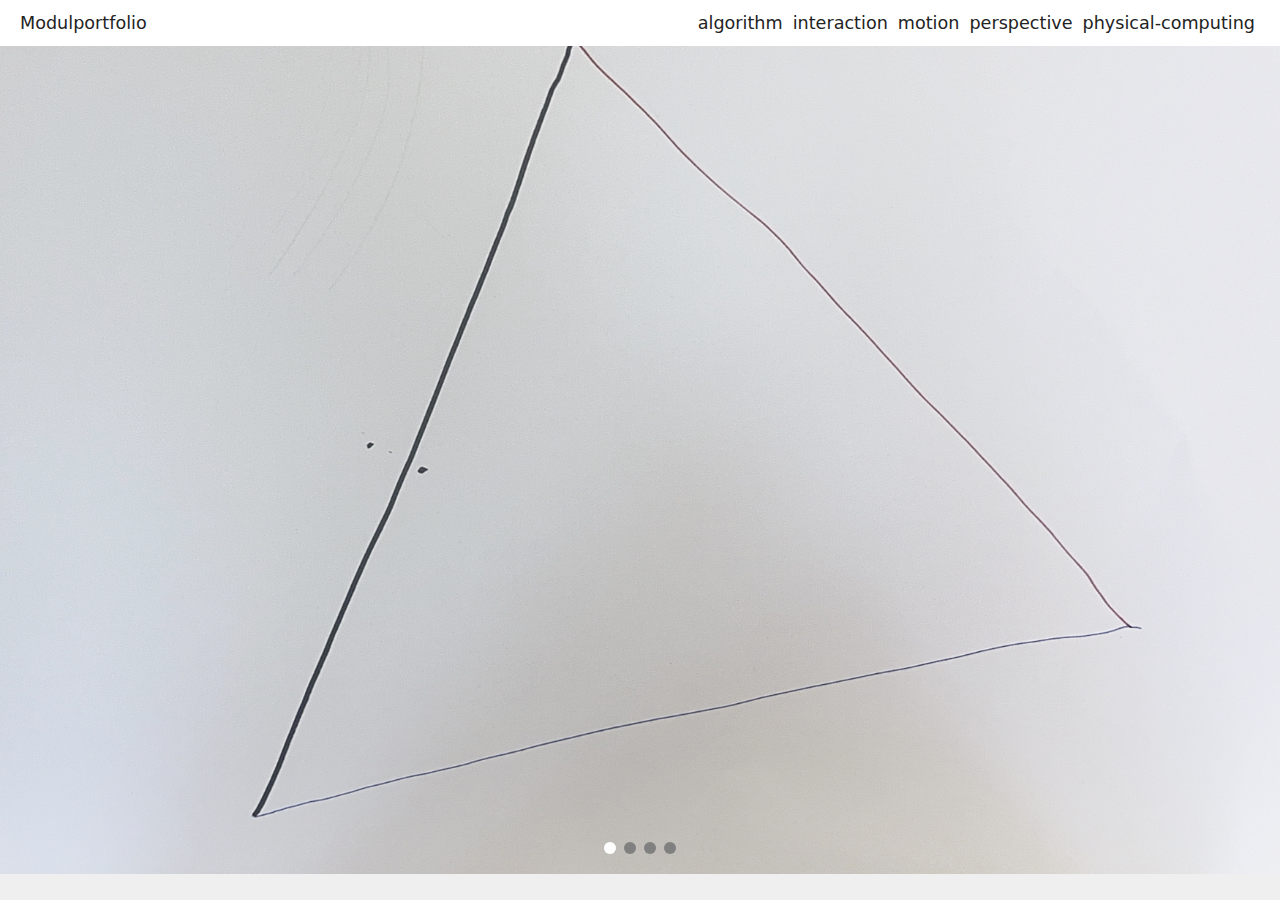
<file: index.html>
<!DOCTYPE html>
<html lang="en">
  <head>
    <meta charset="UTF-8" />
    <meta name="viewport" content="width=device-width, initial-scale=1.0" />
    <title>modulportfolio by luca diez aguilar</title>
    <link rel="stylesheet" href="assets/css/reset.css" />
    <link rel="stylesheet" href="assets/css/base.css" />
    <link rel="stylesheet" href="assets/css/slider.css" />
    <link rel="stylesheet" href="assets/css/style.css" />
    <script src="assets/js/slider.js" defer></script>
  </head>
<body>
    <header class="header">
        <div class="logo">Modulportfolio</div>
        <input type="checkbox" id="menu-toggle">
        <label for="menu-toggle" class="burger">
            <div></div>
            <div></div>
            <div></div>
        </label>
        <nav class="nav">
            <a href="#algorithm">algorithm</a>
            <a href="#interaction">interaction</a>
            <a href="#motion">motion</a>
            <a href="#perspective">perspective</a>
            <a href="#physical-computing">physical-computing</a>
        </nav>
    </header>

    <!-- Bild-Slider -->
    <section class="slider-container">
        <div class="slider">
            <img src="assets/images/algorithm_v1.jpg" class="slide active">
            <img src="assets/images/algorithm_v2.jpg" class="slide">
            <img src="assets/images/algorithm_v3.jpg" class="slide">
            <img src="assets/images/algorithm_v4.jpg" class="slide">
        </div>
        <div class="dots-container"></div>
    </section>

    <script src="assets/js/slider.js"></script>
</body>
</html>
</file>
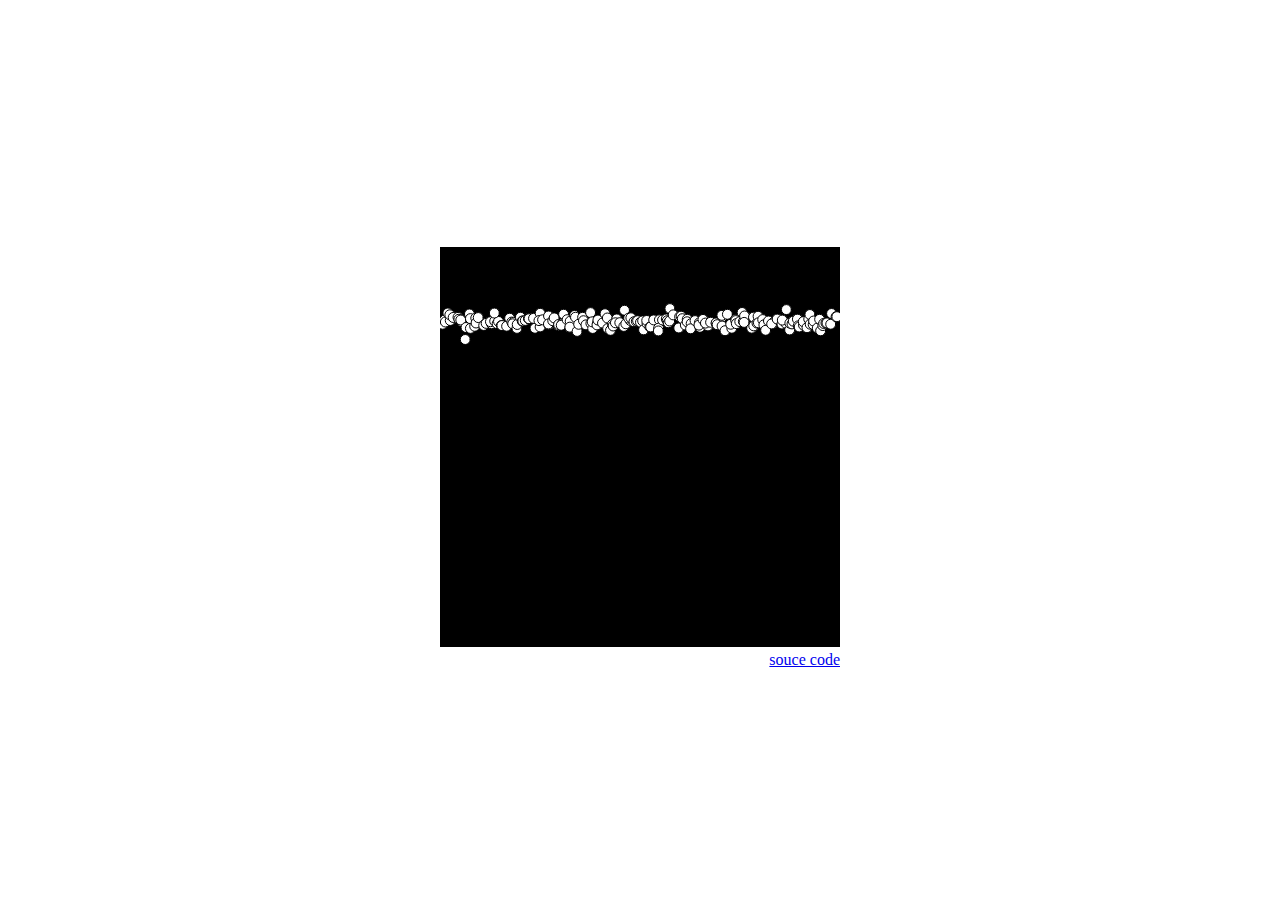
<file: crosswise/index.html>
<!DOCTYPE html>
<html lang="en">
<head>
    <meta charset="UTF-8">
    <meta name="viewport" content="width=device-width, initial-scale=1.0">
    <title>p5.js Starter Project</title>
    <style>
    html,
    body {
        height: 100%;
    }

    body {
        display: flex;
        justify-content: center;
        align-items: center;
    }
    main {
        height: 100%;
        display: flex;
        justify-content: center;
        flex-direction: column;
        align-items: flex-end;
    }
    </style>
</head>
<body>
<main>
    <div id="sketch"></div>
    <a href="index.js">souce code</a>
    </main>
    <script src="../assets/modules/p5/lib/p5.min.js"></script>
    <!-- <script src="../assets/modules/p5/lib/addons/p5.sound.min.js"></script> -->
   <!-- <script src="../assets/modules/@ff6347/p5-easing/dist/p5.easing.min.js"></script> -->

    <script src="index.js"></script>
</body>
</html>
</file>
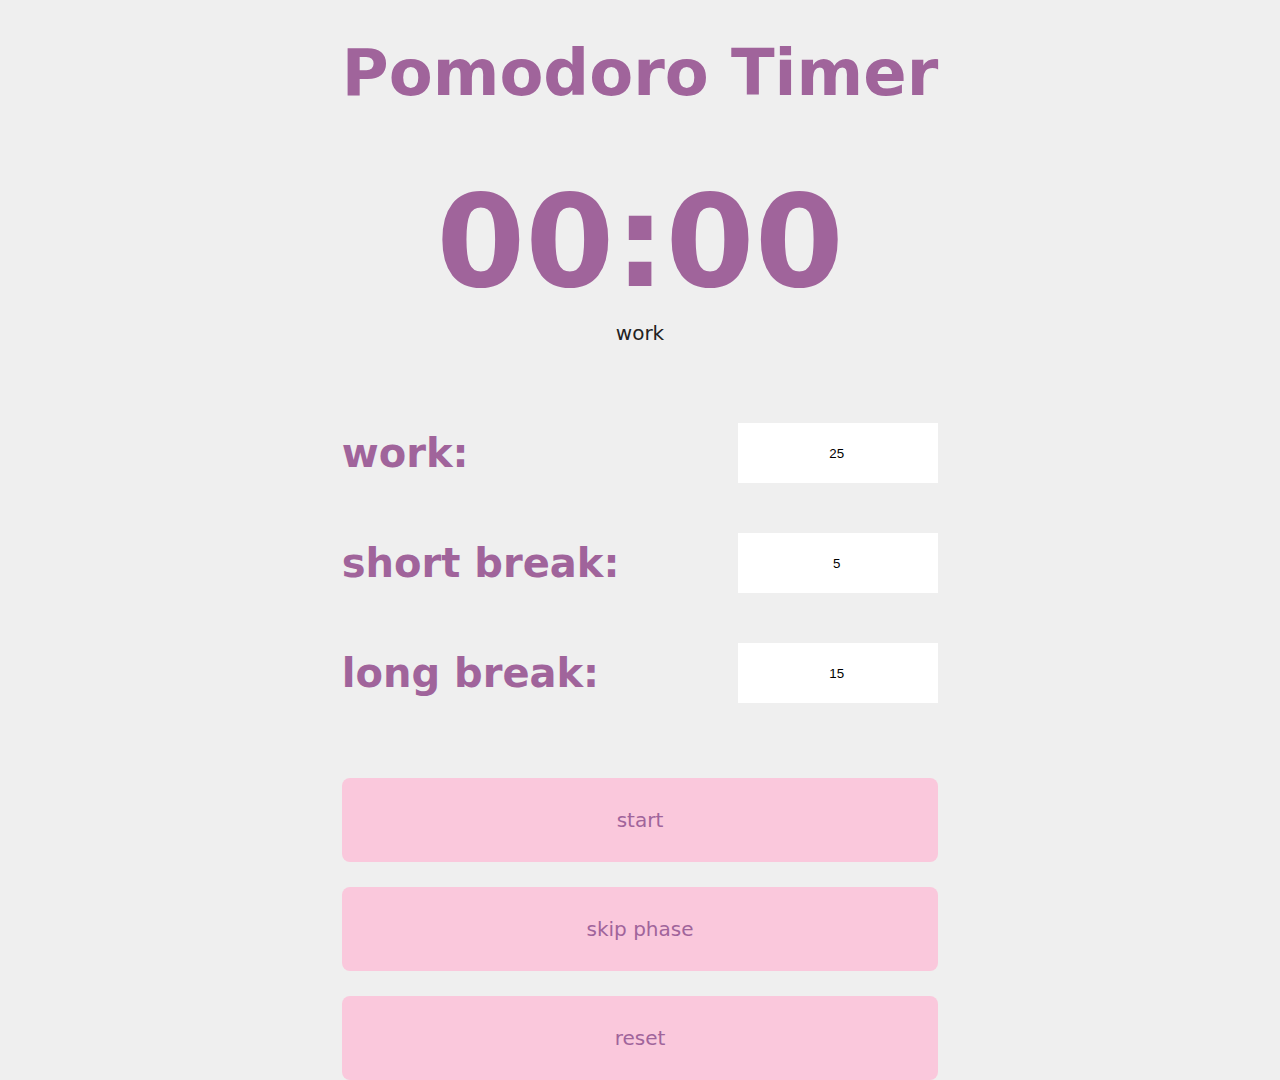
<file: Pomodoro/index.html>
<!DOCTYPE html>
<html lang="de">

<head>
    <meta charset="UTF-8">
    <meta name="viewport" content="width=device-width, initial-scale=1.0">
    <title>Pomodoro Timer</title>
    <link rel="stylesheet" href="assets/css/reset.css">
    <link rel="stylesheet" href="assets/css/base.css">
    <link rel="stylesheet" href="assets/css/style.css">
    <script src="assets/js/script.js" defer></script>
</head>

<body>
    <main>
        <h1>Pomodoro Timer</h1>
        <div class="timers">
            <div id="timer">00:00</div>
            <div id="displayPhase">work</div>
        </div>
        <div class="inputs">
            <div class="input">
                <label for="number">work:</label>
                <input type="number" id="work-time" name="num" value="25" min="1">
            </div>
            <div class="input">
                <label for="number">short break:</label>
                <input type="number" id="short-break" name="num" value="5" min="1">
            </div>
            <div class="input">
                <label for="number">long break:</label>
                <input type="number" id="long-break" name="num" value="15" min="1">
            </div>
            <div class="buttons">
                <button onclick="startPomo()">start</button>
                <button onclick="skipPhase()">skip phase</button>
                <button onclick="resetPomo()">reset</button>
            </div>
        </div>
    </main>
</body>

</html>
</file>
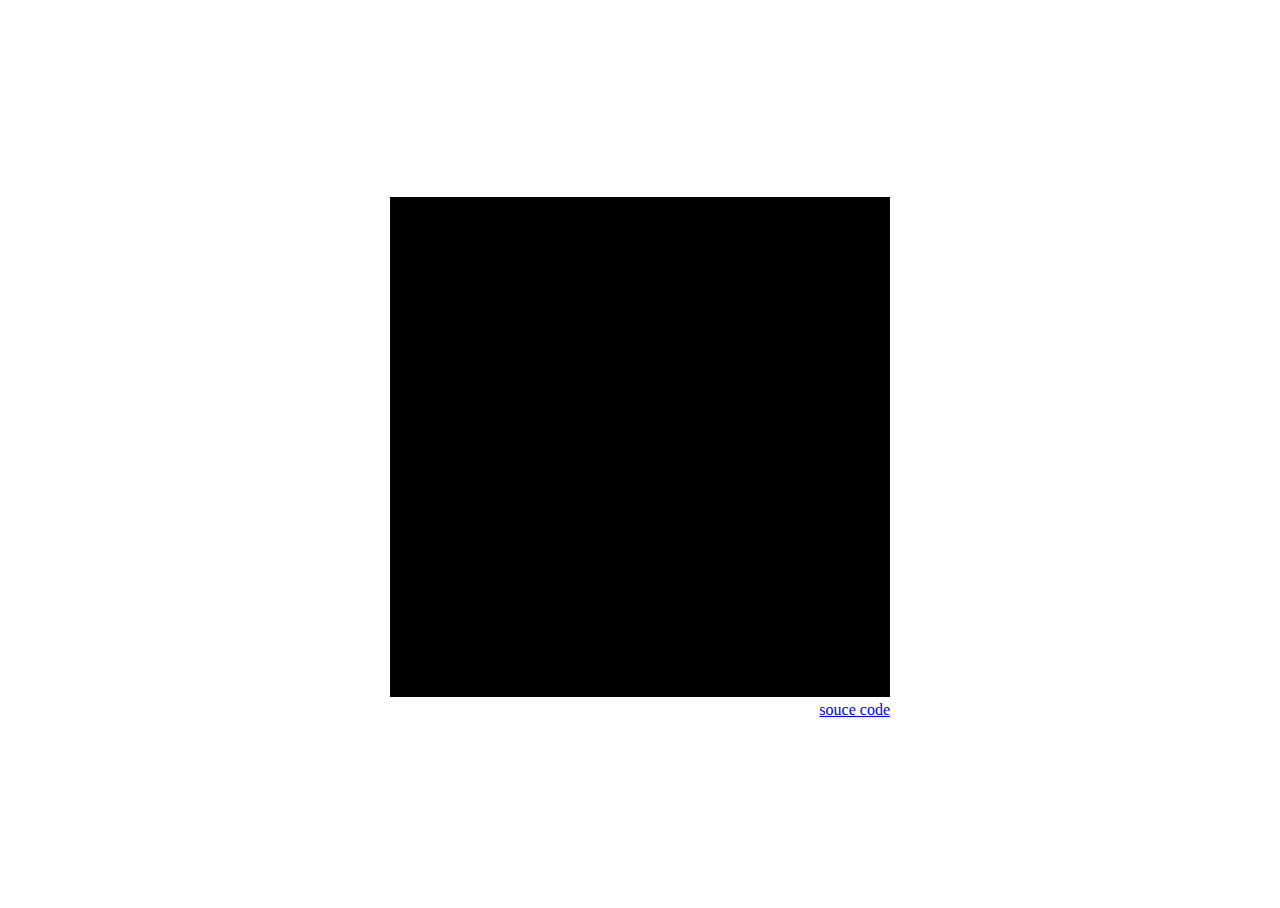
<file: motion/across/index.html>
<!DOCTYPE html>
<html lang="en">
<head>
    <meta charset="UTF-8">
    <meta name="viewport" content="width=device-width, initial-scale=1.0">
    <title>p5.js Starter Project</title>
    <style>
    html,
    body {
        height: 100%;
    }

    body {
        display: flex;
        justify-content: center;
        align-items: center;
    }
    main {
        height: 100%;
        display: flex;
        justify-content: center;
        flex-direction: column;
        align-items: flex-end;
    }
    </style>
</head>
<body>
<main>
    <div id="sketch"></div>
    <a href="index.js">souce code</a>
    </main>
    <script src="../../assets/modules/p5/lib/p5.min.js"></script>
    <!-- <script src="../../assets/modules/p5/lib/addons/p5.sound.min.js"></script> -->
   <!-- <script src="../../assets/modules/@ff6347/p5-easing/dist/p5.easing.min.js"></script> -->

    <script src="index.js"></script>
</body>
</html>
</file>
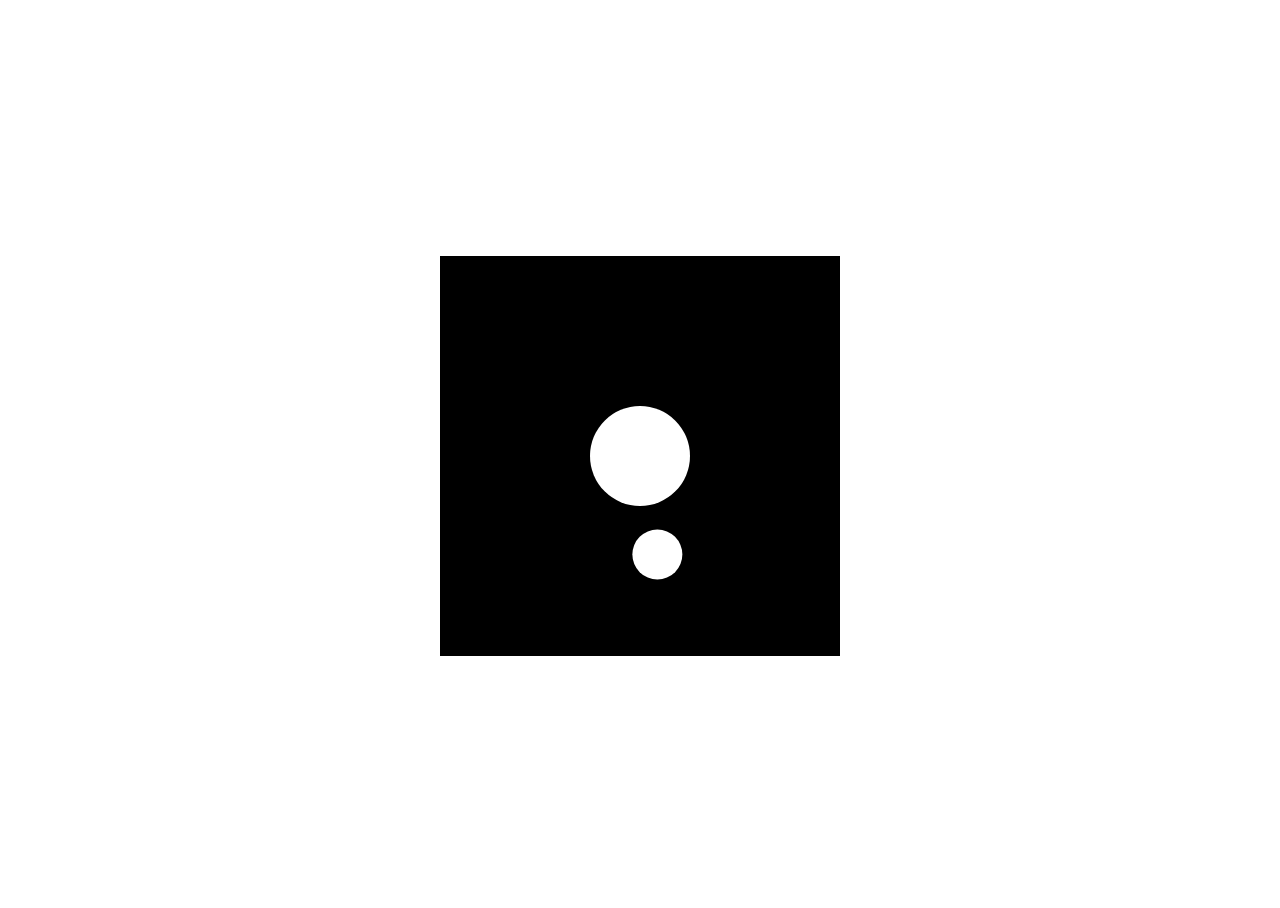
<file: motion/around/index.html>
<!DOCTYPE html>
<html lang="en">
<head>
    <meta charset="UTF-8">
    <meta name="viewport" content="width=device-width, initial-scale=1.0">
    <title>p5.js Starter Project</title>
    <style>
    html,
    body {
        height: 100%;
    }

    body {
        display: flex;
        justify-content: center;
        align-items: center;
    }
    main {
        height: 100%;
        display: flex;
        justify-content: center;
        flex-direction: column;
        align-items: flex-end;
    }
    </style>
</head>
<body>
<main>
    <div id="sketch"></div>
    </main>
    <script src="../../assets/modules/p5/lib/p5.min.js"></script>
    <!-- <script src="../../assets/modules/p5/lib/addons/p5.sound.min.js"></script> -->
   <!-- <script src="../../assets/modules/@ff6347/p5-easing/dist/p5.easing.min.js"></script> -->

    <script src="index.js"></script>
</body>
</html>
</file>
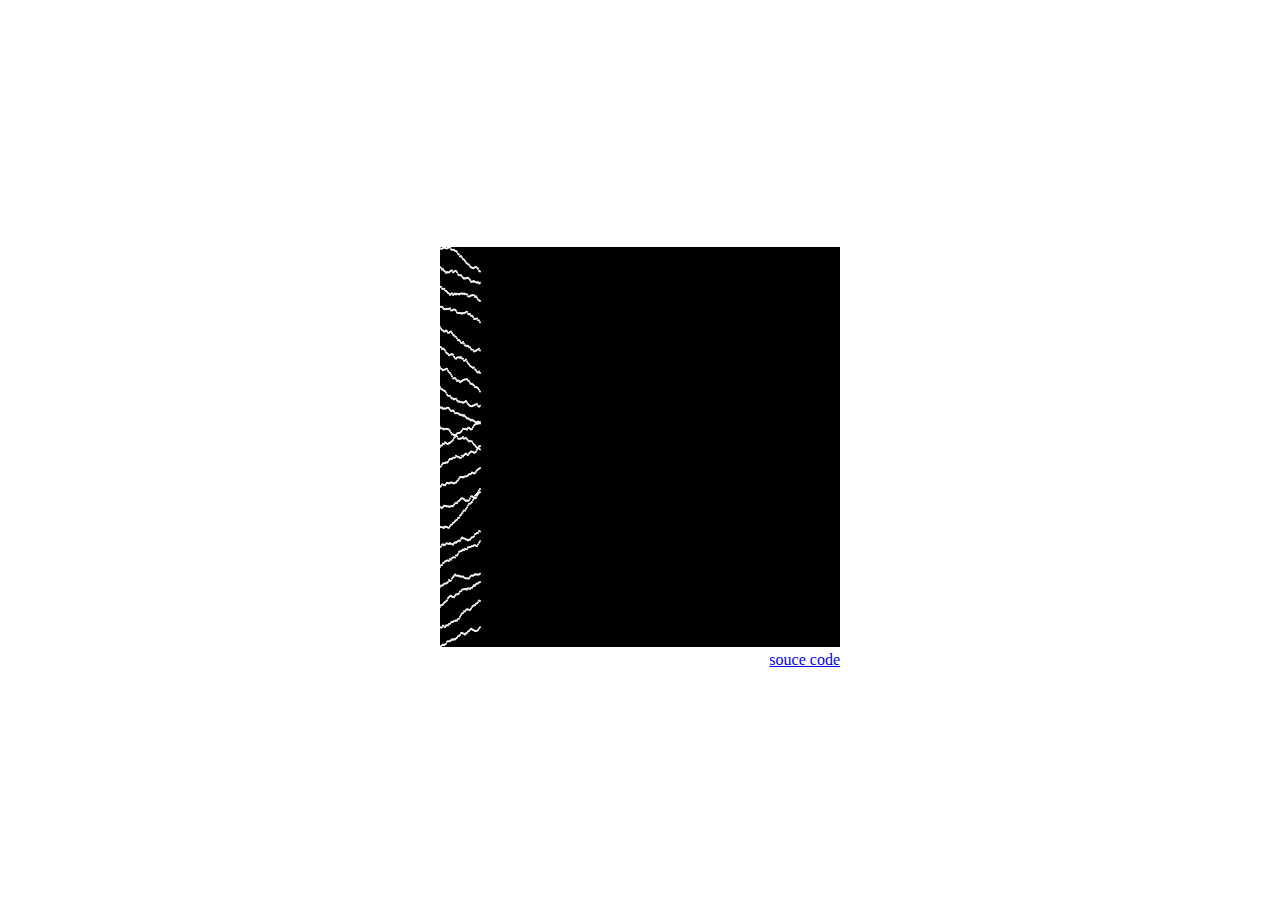
<file: motion/crosswise/index.html>
<!DOCTYPE html>
<html lang="en">
<head>
    <meta charset="UTF-8">
    <meta name="viewport" content="width=device-width, initial-scale=1.0">
    <title>p5.js Starter Project</title>
    <style>
    html,
    body {
        height: 100%;
    }

    body {
        display: flex;
        justify-content: center;
        align-items: center;
    }
    main {
        height: 100%;
        display: flex;
        justify-content: center;
        flex-direction: column;
        align-items: flex-end;
    }
    </style>
</head>
<body>
<main>
    <div id="sketch"></div>
    <a href="index.js">souce code</a>
    </main>
    <script src="../../assets/modules/p5/lib/p5.min.js"></script>
    <!-- <script src="../../assets/modules/p5/lib/addons/p5.sound.min.js"></script> -->
   <!-- <script src="../../assets/modules/@ff6347/p5-easing/dist/p5.easing.min.js"></script> -->
    <script src="index.js"></script>
</body>
</html>
</file>
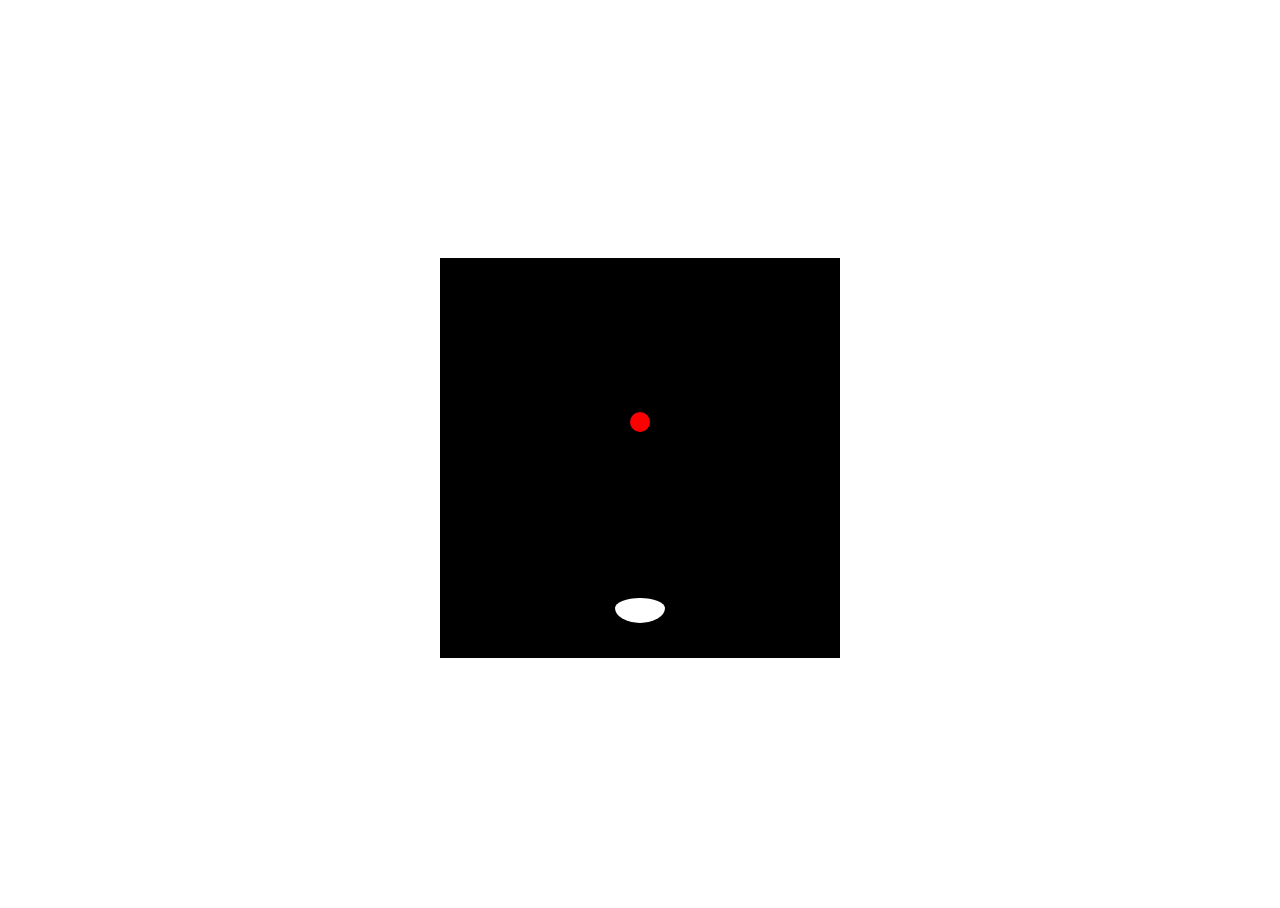
<file: motion/into/index.html>
<!DOCTYPE html>
<html lang="en">
	<head>
		<meta charset="UTF-8" />
		<meta name="viewport" content="width=device-width, initial-scale=1.0" />
		<title>p5.js Starter Project</title>
		<style>
			html,
			body {
				height: 100%;
			}

			body {
				display: flex;
				justify-content: center;
				align-items: center;
			}
			main {
				height: 100%;
				display: flex;
				justify-content: center;
				flex-direction: column;
				align-items: flex-end;
			}
		</style>
	</head>
	<body>
		<main>
			<div id="sketch"></div>
		</main>
		<script src="../../assets/modules/p5/lib/p5.min.js"></script>
		<!-- <script src="../../assets/modules/p5/lib/addons/p5.sound.min.js"></script> -->
		<!-- <script src="../../assets/modules/@ff6347/p5-easing/dist/p5.easing.min.js"></script> -->

		<script src="index.js"></script>
	</body>
</html>
</file>
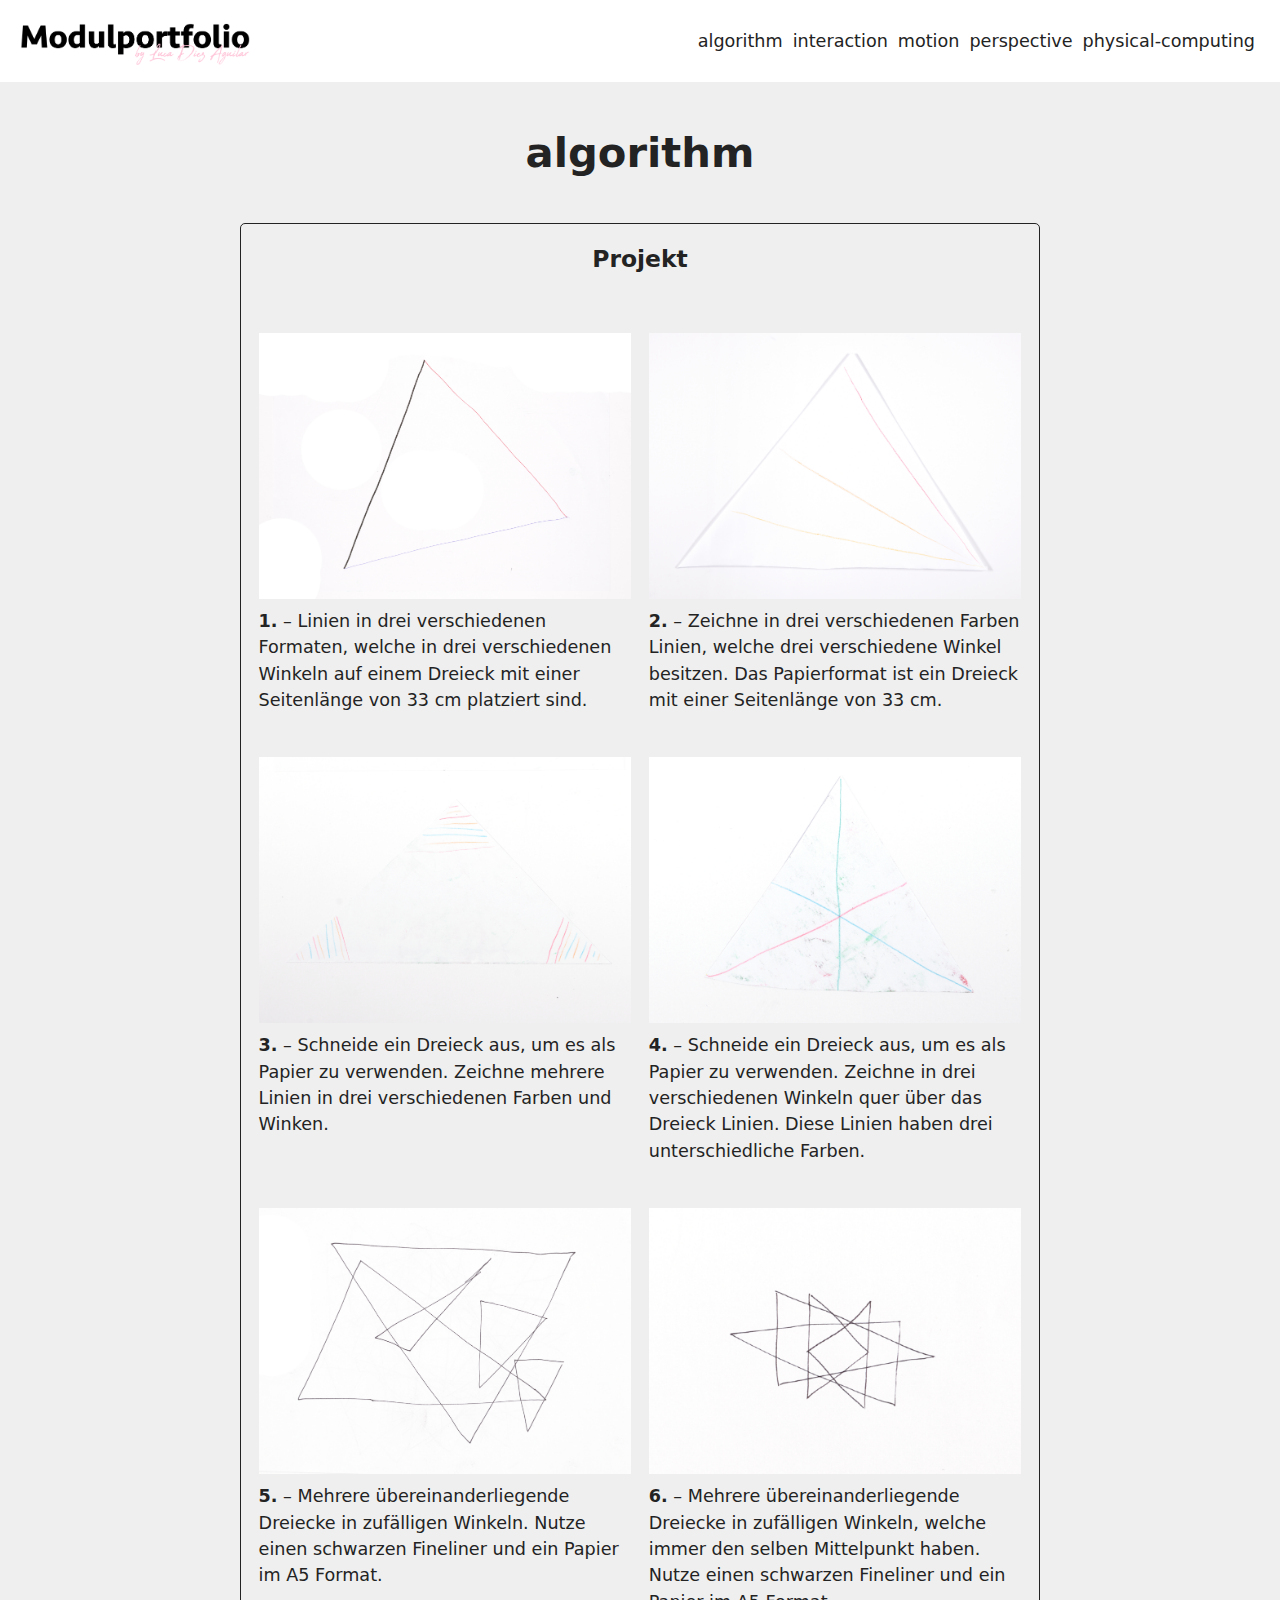
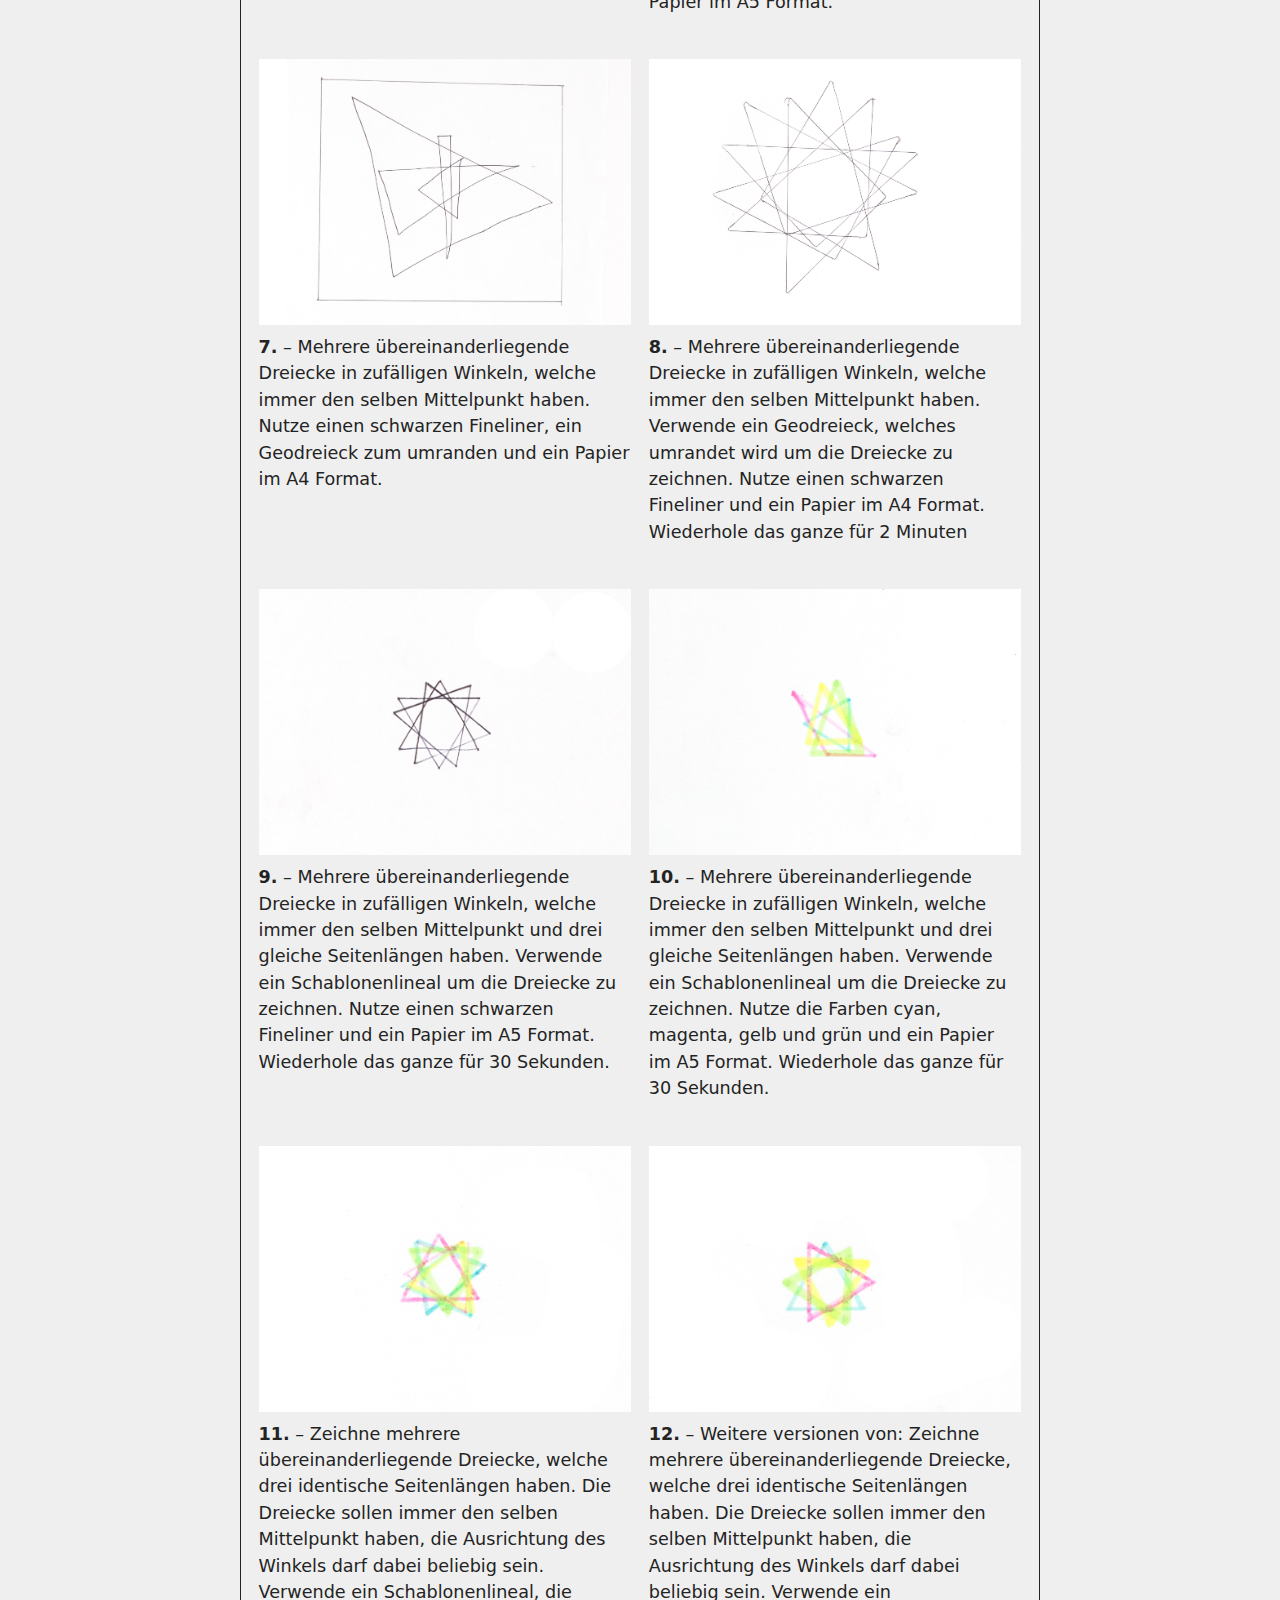
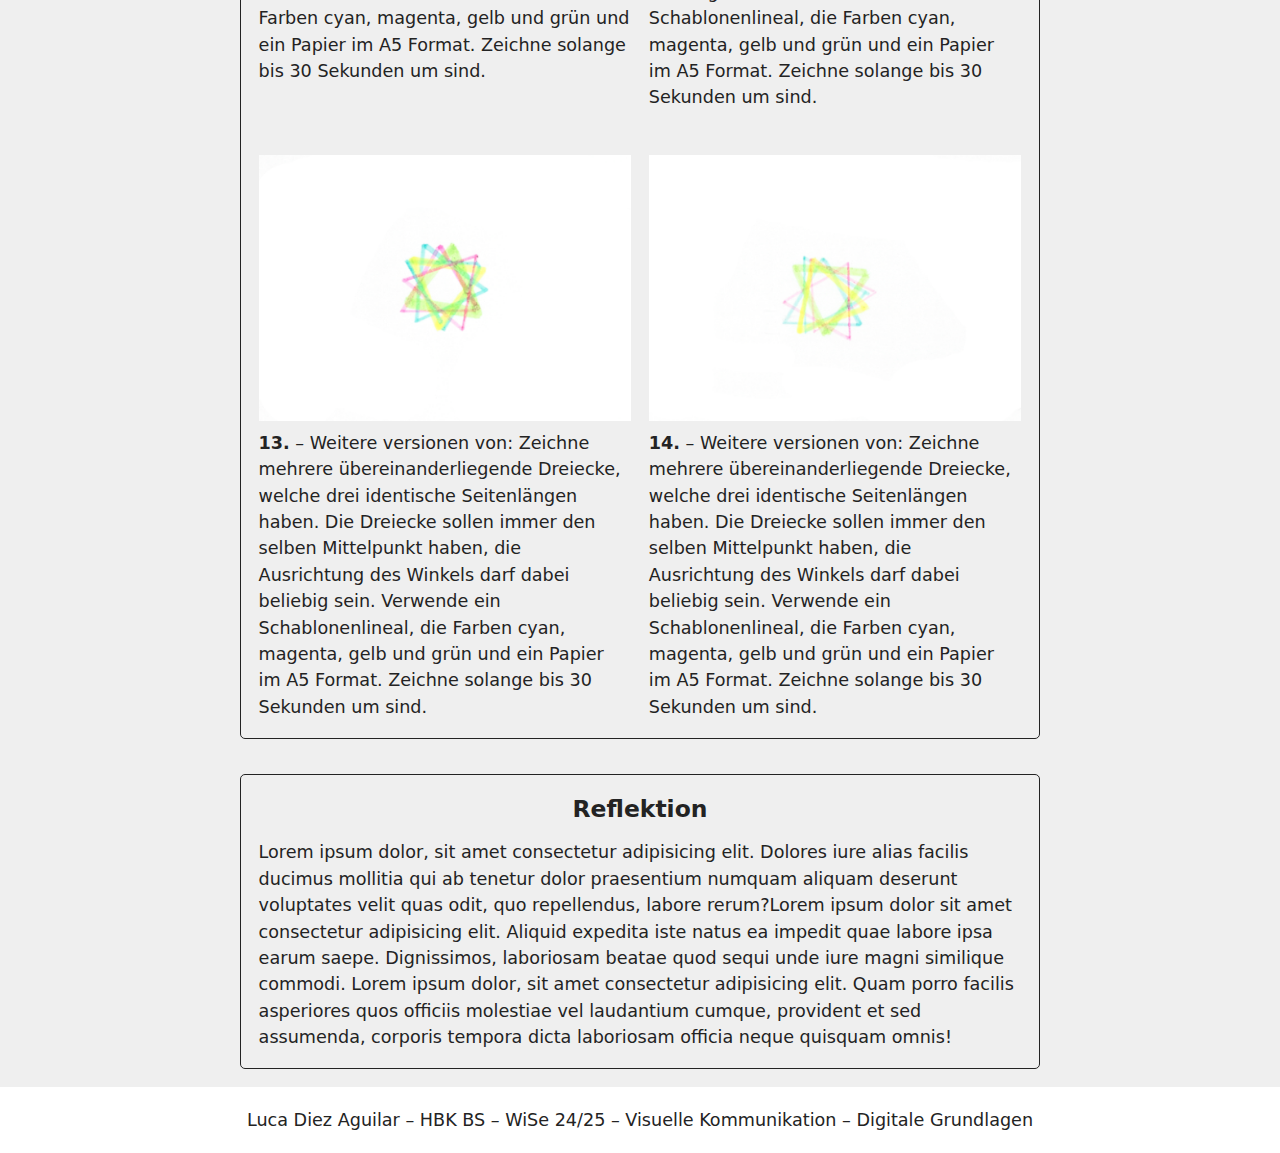
<file: algorithm.html>
<!DOCTYPE html>
<html lang="en">
  <head>
    <meta charset="UTF-8" />
    <meta name="viewport" content="width=device-width, initial-scale=1.0" />
    <title>modulportfolio by luca diez aguilar</title>
    <link rel="stylesheet" href="assets/css/reset.css" />
    <link rel="stylesheet" href="assets/css/base.css" />
    <link rel="stylesheet" href="assets/css/style.css" />
  </head>
  <body>
    <header class="header">
      <div class="logo">
        <a href="index.html">
          <img src="assets/images/logo.png" alt="logo" />
        </a>
      </div>
      <input type="checkbox" id="menu-toggle" />
      <label for="menu-toggle" class="burger">
        <div></div>
        <div></div>
        <div></div>
      </label>
      <nav class="nav">
        <a href="algorithm.html">algorithm</a>
        <a href="interaction.html">interaction</a>
        <a href="motion.html">motion</a>
        <a href="perspective.html">perspective</a>
        <a href="physical-computing.html">physical-computing</a>
      </nav>
    </header>
    <main>
      <h1>algorithm</h1>
      <section class="overview">
        <article class="work" id="algorithm">
          <h3>Projekt</h3>
          <figure>
            <img
              src="assets/images/algorithm/algorithm_v1.jpg"
              alt="Linien in drei verschiedenen Formaten, welche in drei verschiedenen Winkeln auf einem Dreieck mit einer Seitenlänge von 33 cm platziert sind."
            />
            <figcaption>
              <strong>1.</strong> – Linien in drei verschiedenen Formaten,
              welche in drei verschiedenen Winkeln auf einem Dreieck mit einer
              Seitenlänge von 33 cm platziert sind.
            </figcaption>
          </figure>
          <figure>
            <img
              src="assets/images/algorithm/algorithm_v2.jpg"
              alt="Zeichne in drei verschiedenen Farben Linien, welche drei verschiedene Winkel besitzen. Das Papierformat ist ein Dreieck mit einer Seitenlänge von 33 cm."
            />
            <figcaption>
              <strong>2.</strong> – Zeichne in drei verschiedenen Farben Linien,
              welche drei verschiedene Winkel besitzen. Das Papierformat ist ein
              Dreieck mit einer Seitenlänge von 33 cm.
            </figcaption>
          </figure>
          <figure>
            <img
              src="assets/images/algorithm/algorithm_v3.jpg"
              alt="Schneide ein Dreieck aus, um es als Papier zu verwenden. Zeichne mehrere Linien in drei verschiedenen Farben und Winken."
            />
            <figcaption>
              <strong>3.</strong> – Schneide ein Dreieck aus, um es als Papier
              zu verwenden. Zeichne mehrere Linien in drei verschiedenen Farben
              und Winken.
            </figcaption>
          </figure>
          <figure>
            <img
              src="assets/images/algorithm/algorithm_v4.jpg"
              alt="Schneide ein Dreieck aus, um es als Papier zu verwenden. Zeichne in drei verschiedenen Winkeln quer über das Dreieck Linien. Diese Linien haben drei unterschiedliche Farben."
            />
            <figcaption>
              <strong>4.</strong> – Schneide ein Dreieck aus, um es als Papier
              zu verwenden. Zeichne in drei verschiedenen Winkeln quer über das
              Dreieck Linien. Diese Linien haben drei unterschiedliche Farben.
            </figcaption>
          </figure>
          <figure>
            <img
              id="picture_v5"
              src="assets/images/algorithm/algorithm_v5.jpg"
              alt="Mehrere übereinanderliegende Dreiecke in zufälligen Winkeln. Nutze einen schwarzen Fineliner und ein Papier im A5 Format."
            />
            <figcaption>
              <strong>5.</strong> – Mehrere übereinanderliegende Dreiecke in
              zufälligen Winkeln. Nutze einen schwarzen Fineliner und ein Papier
              im A5 Format.
            </figcaption>
          </figure>
          <figure>
            <img
              src="assets/images/algorithm/algorithm_v6.jpg"
              alt="Mehrere übereinanderliegende Dreiecke in zufälligen Winkeln, welche immer den selben Mittelpunkt haben. Nutze einen schwarzen Fineliner und ein Papier im A5 Format."
            />
            <figcaption>
              <strong>6.</strong> – Mehrere übereinanderliegende Dreiecke in
              zufälligen Winkeln, welche immer den selben Mittelpunkt haben.
              Nutze einen schwarzen Fineliner und ein Papier im A5 Format.
            </figcaption>
          </figure>
          <figure>
            <img
              src="assets/images/algorithm/algorithm_v7.jpg"
              alt="Mehrere übereinanderliegende Dreiecke in zufälligen Winkeln, welche immer den selben Mittelpunkt haben. Nutze einen schwarzen Fineliner, ein Geodreieck zum umranden und ein Papier im A4 Format. "
            />
            <figcaption>
              <strong>7.</strong> – Mehrere übereinanderliegende Dreiecke in
              zufälligen Winkeln, welche immer den selben Mittelpunkt haben.
              Nutze einen schwarzen Fineliner, ein Geodreieck zum umranden und
              ein Papier im A4 Format.
            </figcaption>
          </figure>
          <figure>
            <img
              src="assets/images/algorithm/algorithm_v8.jpg"
              alt="Mehrere übereinanderliegende Dreiecke in zufälligen Winkeln, welche immer den selben Mittelpunkt haben. Verwende ein Geodreieck, welches umrandet wird um die Dreiecke zu zeichnen. Nutze einen schwarzen Fineliner und ein Papier im A4 Format. Wiederhole das ganze für 2 Minuten"
            />
            <figcaption>
              <strong>8.</strong> – Mehrere übereinanderliegende Dreiecke in
              zufälligen Winkeln, welche immer den selben Mittelpunkt haben.
              Verwende ein Geodreieck, welches umrandet wird um die Dreiecke zu
              zeichnen. Nutze einen schwarzen Fineliner und ein Papier im A4
              Format. Wiederhole das ganze für 2 Minuten
            </figcaption>
          </figure>
          <figure>
            <img
              src="assets/images/algorithm/algorithm_v9.jpg"
              alt="Mehrere übereinanderliegende Dreiecke in zufälligen Winkeln, welche immer den selben Mittelpunkt und drei gleiche Seitenlängen haben. Verwende ein Schablonenlineal um die Dreiecke zu zeichnen. Nutze einen schwarzen Fineliner und ein Papier im A5 Format. Wiederhole das ganze für 30 Sekunden."
            />
            <figcaption>
              <strong>9.</strong> – Mehrere übereinanderliegende Dreiecke in
              zufälligen Winkeln, welche immer den selben Mittelpunkt und drei
              gleiche Seitenlängen haben. Verwende ein Schablonenlineal um die
              Dreiecke zu zeichnen. Nutze einen schwarzen Fineliner und ein
              Papier im A5 Format. Wiederhole das ganze für 30 Sekunden.
            </figcaption>
          </figure>
          <figure>
            <img
              src="assets/images/algorithm/algorithm_v10.jpg"
              alt="Mehrere übereinanderliegende Dreiecke in zufälligen Winkeln, welche immer den selben Mittelpunkt und drei gleiche Seitenlängen haben. Verwende ein Schablonenlineal um die Dreiecke zu zeichnen. Nutze die Farben cyan, magenta, gelb und grün und ein Papier im A5 Format. Wiederhole das ganze für 30 Sekunden."
            />
            <figcaption>
              <strong>10.</strong> – Mehrere übereinanderliegende Dreiecke in
              zufälligen Winkeln, welche immer den selben Mittelpunkt und drei
              gleiche Seitenlängen haben. Verwende ein Schablonenlineal um die
              Dreiecke zu zeichnen. Nutze die Farben cyan, magenta, gelb und
              grün und ein Papier im A5 Format. Wiederhole das ganze für 30
              Sekunden.
            </figcaption>
          </figure>
          <figure>
            <img
              src="assets/images/algorithm/algorithm_v11.jpg"
              alt="Zeichne mehrere übereinanderliegende Dreiecke, welche drei identische Seitenlängen haben. Die Dreiecke sollen immer den selben Mittelpunkt haben, die Ausrichtung des Winkels darf dabei beliebig sein. Verwende ein Schablonenlineal, die Farben cyan, magenta, gelb und grün und ein Papier im A5 Format. Zeichne solange bis 30 Sekunden um sind."
            />
            <figcaption>
              <strong>11.</strong> – Zeichne mehrere übereinanderliegende
              Dreiecke, welche drei identische Seitenlängen haben. Die Dreiecke
              sollen immer den selben Mittelpunkt haben, die Ausrichtung des
              Winkels darf dabei beliebig sein. Verwende ein Schablonenlineal,
              die Farben cyan, magenta, gelb und grün und ein Papier im A5
              Format. Zeichne solange bis 30 Sekunden um sind.
            </figcaption>
          </figure>
          <figure>
            <img
              src="assets/images/algorithm/algorithm_v12.jpg"
              alt="Weitere versionen von: Zeichne mehrere übereinanderliegende Dreiecke, welche drei identische Seitenlängen haben. Die Dreiecke sollen immer den selben Mittelpunkt haben, die Ausrichtung des Winkels darf dabei beliebig sein. Verwende ein Schablonenlineal, die Farben cyan, magenta, gelb und grün und ein Papier im A5 Format. Zeichne solange bis 30 Sekunden um sind."
            />
            <figcaption>
              <strong>12.</strong> – Weitere versionen von: Zeichne mehrere
              übereinanderliegende Dreiecke, welche drei identische Seitenlängen
              haben. Die Dreiecke sollen immer den selben Mittelpunkt haben, die
              Ausrichtung des Winkels darf dabei beliebig sein. Verwende ein
              Schablonenlineal, die Farben cyan, magenta, gelb und grün und ein
              Papier im A5 Format. Zeichne solange bis 30 Sekunden um sind.
            </figcaption>
          </figure>
          <figure>
            <img
              src="assets/images/algorithm/algorithm_v13.jpg"
              alt="Weitere versionen von: Zeichne mehrere übereinanderliegende Dreiecke, welche drei identische Seitenlängen haben. Die Dreiecke sollen immer den selben Mittelpunkt haben, die Ausrichtung des Winkels darf dabei beliebig sein. Verwende ein Schablonenlineal, die Farben cyan, magenta, gelb und grün und ein Papier im A5 Format. Zeichne solange bis 30 Sekunden um sind."
            />
            <figcaption>
              <strong>13.</strong> – Weitere versionen von: Zeichne mehrere
              übereinanderliegende Dreiecke, welche drei identische Seitenlängen
              haben. Die Dreiecke sollen immer den selben Mittelpunkt haben, die
              Ausrichtung des Winkels darf dabei beliebig sein. Verwende ein
              Schablonenlineal, die Farben cyan, magenta, gelb und grün und ein
              Papier im A5 Format. Zeichne solange bis 30 Sekunden um sind.
            </figcaption>
          </figure>
          <figure>
            <img
              src="assets/images/algorithm/algorithm_v14.jpg"
              alt="Weitere versionen von: Zeichne mehrere übereinanderliegende Dreiecke, welche drei identische Seitenlängen haben. Die Dreiecke sollen immer den selben Mittelpunkt haben, die Ausrichtung des Winkels darf dabei beliebig sein. Verwende ein Schablonenlineal, die Farben cyan, magenta, gelb und grün und ein Papier im A5 Format. Zeichne solange bis 30 Sekunden um sind."
            />
            <figcaption>
              <strong>14.</strong> – Weitere versionen von: Zeichne mehrere
              übereinanderliegende Dreiecke, welche drei identische Seitenlängen
              haben. Die Dreiecke sollen immer den selben Mittelpunkt haben, die
              Ausrichtung des Winkels darf dabei beliebig sein. Verwende ein
              Schablonenlineal, die Farben cyan, magenta, gelb und grün und ein
              Papier im A5 Format. Zeichne solange bis 30 Sekunden um sind.
            </figcaption>
          </figure>
        </article>
        <article class="reflection" id="algorithm">
          <h3>Reflektion</h3>
          <p>
            Lorem ipsum dolor, sit amet consectetur adipisicing elit. Dolores
            iure alias facilis ducimus mollitia qui ab tenetur dolor praesentium
            numquam aliquam deserunt voluptates velit quas odit, quo
            repellendus, labore rerum?Lorem ipsum dolor sit amet consectetur
            adipisicing elit. Aliquid expedita iste natus ea impedit quae labore
            ipsa earum saepe. Dignissimos, laboriosam beatae quod sequi unde
            iure magni similique commodi. Lorem ipsum dolor, sit amet
            consectetur adipisicing elit. Quam porro facilis asperiores quos
            officiis molestiae vel laudantium cumque, provident et sed
            assumenda, corporis tempora dicta laboriosam officia neque quisquam
            omnis!
          </p>
        </article>
      </section>
    </main>
    <footer>
      <p class="footer">
        Luca Diez Aguilar – HBK BS – WiSe 24/25 – Visuelle Kommunikation –
        Digitale Grundlagen
      </p>
    </footer>
  </body>
</html>
</file>
<file: assets/css/base.css>
/* Base CSS von Luca */
:root {
	--main-color: #FFC6D9;
	--sec-color: #FFF7AE;
	--black-color: #232323;
	--white-color: #efefef;
}

body {
	font-family: Seravek, 'Gill Sans Nova', Ubuntu, Calibri, 'DejaVu Sans', source-sans-pro, sans-serif;
	/*Schriftwahl*/
	font-weight: normal;
	/* Standard Schriftschnitt*/
	background-color: var(--white-color);
	/* Standard Hintergrundfarbe*/
	color: var(--black-color);
	/* Standard Textfarbe*/
}

h1,
h2,
h3,
h4,
h5,
h6 {
	font-weight: 600;
	/* Schriftschnitt für Überschriften*/
	margin-bottom: 0.5em;
	/* Mehr Abstand nach unten bei Überschriften */
}

/* Spezifische Größen für Überschriften – unter 768px */
h1 {
	font-size: 1.953rem;
}

h2 {
	font-size: 1.563rem;
}

h3 {
	font-size: 1.25rem;
}

h4 {
	font-size: 1rem;
}

h5 {
	font-size: 0.8rem;
	font-weight: 600;
}

h6 {
	font-size: 0.64rem;
	font-weight: 600;
}

button {
	background-color: var(--sec-color);
	/* Farbe vom Button */
	color: var(--main-color);
	/* Schriftfarbe */
	border: none;
	/* Kein Rahmen*/
	padding: 0.75rem;
	/* Größe des Buttons */
	border-radius: 0.5rem;
	/* Abgerundete Ecken */
	font-size: 1rem;
	/* Schriftgröße */
	cursor: pointer;
	/* Mauszeiger aussehen*/
	font-family: Seravek, 'Gill Sans Nova', Ubuntu, Calibri, 'DejaVu Sans', source-sans-pro, sans-serif;
	/*Schriftwahl*/
	font-weight: 500;
	/* Standard Schriftschnitt*/
	margin: 1rem 0rem 1rem 0rem;
}

/* Invertieren der Farben bei Hover über den Button*/
button:hover {
	background-color: var(--main-color);
	color: var(--sec-color);
}

a {
	background-color: var(--sec-color);
	color: var(--black-color);
	/* Farbe von Links */
}

a:hover {
	color: var(--sec-color);
	background-color: var(--black-color);
	/* Farbe vom Link bei Hover */
}

@media (min-width: 768px) {
	html {
		font-size: 110%;
	}

	h1 {
		font-size: 2.369rem;
	}

	h2 {
		font-size: 1.777rem;
	}

	h3 {
		font-size: 1.333rem;
	}

	h4 {
		font-size: 1rem;
	}

	h5 {
		font-size: 0.75rem;
	}

	h6 {
		font-size: 0.563rem;
	}
}
</file>
<file: assets/css/slider.css>
.slider-container {
  position: relative;
  width: 100vw;
  height: 92vh;
  overflow: hidden;
  background-color: var(--black-color);
}

.slider {
  width: 100%;
  height: 100%;
}

.slide {
  position: absolute;
  width: 100%;
  height: 100%;
  object-fit: cover;
  opacity: 0;
  transition: opacity 1s ease-in-out;
}

.slide.active {
  opacity: 1;
}

.dots-container {
  position: absolute;
  bottom: 20px;
  left: 50%;
  transform: translateX(-50%);
  display: flex;
  gap: 8px;
}

.dot {
  width: 12px;
  height: 12px;
  background-color: gray;
  border-radius: 50%;
  cursor: pointer;
  transition: background 0.3s;
}

.dot.active {
  background-color: white;
}
</file>
<file: assets/css/style.css>
/*Header*/
.header {
  display: flex;
  justify-content: space-between;
  align-items: center;
  background: white;
  padding: 10px 20px;
}
.logo {
  display: flex;
  align-items: center;
}
.logo a {
  background-color: white;
}
.logo img {
  margin-top: 10px;
  width: auto;
  height: 40px;
  cursor: pointer;
}
.nav {
  display: flex;
  z-index: 1000;
}
.nav a {
  text-decoration: none;
  font-size: 1em;
  background: white;
}
.nav a:hover {
  color: var(--main-color);
}
.burger {
  display: none;
  flex-direction: column;
  cursor: pointer;
  border-radius: 3px;
}
.burger:hover {
  background: var(--main-color);
}
.burger div {
  width: 25px;
  height: 3px;
  background: var(--black-color);
  margin: 5px;
}
#menu-toggle {
  display: none;
}

/*Überschriften*/
h1 {
  padding: 40px 0 0px 0;
  text-align: center;
}

h3 {
  text-align: center;
}

/*Jumper unten rechts*/
.jumper {
  position: fixed;
  bottom: 20px;
  right: 20px;
  background-color: var(--sec-color);
  color: var(--black-color);
  padding: 2px 20px;
  border-radius: 5px;
  text-decoration: none;
  font-size: 16px;
  box-shadow: 2px 2px 10px rgba(0, 0, 0, 0.3);
}
.jumper:hover {
  background-color: var(--black-color);
  color: var(--sec-color);
}

/* Hauptseite */
.overview {
  display: flex;
  flex-direction: column;
  justify-content: center;
  align-items: center;
}
.work,
.reflection,
.iframe {
  display: flex;
  flex-direction: column;
  padding: 1rem;
  margin: 1rem;
  border: 1px solid var(--black-color);
  border-radius: 5px;
  max-width: 400px;
}
.einleitung{
  text-align: center;
  font-style: italic;
}
figure img {
  width: 100%;
  display: block;
  padding-bottom: 0.5rem;
  padding-top: 1.5rem;
}
.motion-text {
  padding-bottom: 1rem;
  padding-top: 0.5rem;
}
.physical-computing-img{
  padding-bottom: 1.5rem;
  padding-top: 0.5rem;
}
/*iframe*/
.iframe-pomodoro {
  width: 100%;
  max-width: 400px;
  height: 710px;
}
.iframe-motion {
  width: 100%;
  display: block;
  aspect-ratio: 1 / 1;
  overflow: hidden;
}
.iframe-text {
  padding-bottom: 1rem;
  padding-top: 1rem;
}
#between-400 {
  display: none;
}

/*footer*/
footer {
  background-color: white;
  padding: 20px 10px;

}
.footer {
  text-align: center;
}

/*Header*/
@media (max-width: 768px) {
  .nav {
    display: none;
    flex-direction: column;
    position: absolute;
    top: 65px;
    left: 0;
    width: 100%;
    text-align: center;
  }
  .nav a {
    padding: 10px;
    display: block;
  }
  .nav a:hover {
    background-color: var(--black-color);
  }
  .burger {
    display: flex;
  }
  #menu-toggle:checked ~ .nav {
    display: flex;
  }
}
@media (min-width: 769px) {
  .logo img {
    height: 45px;
  }
  .nav a {
    padding: 0px 5px 0px 5px;
  }

  /*Unteseiten*/
  .work {
    display: grid;
    grid-template-columns: 1fr;
    gap: 1rem;
    max-width: 800px;
    justify-items: center;
  }
  .work h3 {
    grid-column: span 2;
    text-align: center;
  }
  .einleitung{
    grid-column: span 2;
    text-align: center;
  }
  .work {
    grid-template-columns: repeat(2, 1fr);
  }
  .reflection {
    max-width: 800px;
  }

  /*iframe*/
  .iframe {
    max-width: 800px;
  }
  .iframe-pomodoro {
    max-width: 800px;
    height: 1150px;
  }
  #between {
    display: none;
  }
  #between-400 {
    display: block;
  }
.iframe-motion{
    width: 372px;
}
}
</file>
<file: Pomodoro/assets/css/base.css>
/* Base CSS von Luca */
:root {
	--main-color: #a0649b;
	--sec-color: #fac8dc;
	--black-color: #232323;
	--white-color: #efefef;
}

body {
	font-family: Seravek, 'Gill Sans Nova', Ubuntu, Calibri, 'DejaVu Sans', source-sans-pro, sans-serif;
	/*Schriftwahl*/
	font-weight: 300;
	/* Standard Schriftschnitt*/
	background-color: var(--white-color);
	/* Standard Hintergrundfarbe*/
	color: var(--black-color);
	/* Standard Textfarbe*/
}

h1,
h2,
h3,
h4,
h5,
h6 {
	font-weight: 500;
	/* Schriftschnitt für Überschriften*/
	margin-bottom: 0.5em;
	/* Mehr Abstand nach unten bei Überschriften */
	color: var(--main-color);
	/* Farbe für Überschriften */
}

button {
	background-color: var(--sec-color);
	/* Farbe vom Button */
	color: var(--main-color);
	/* Schriftfarbe */
	border: none;
	/* Kein Rahmen*/
	padding: 0.75rem;
	/* Größe des Buttons */
	border-radius: 0.5rem;
	/* Abgerundete Ecken */
	font-size: 1rem;
	/* Schriftgröße */
	cursor: pointer;
	/* Mauszeiger aussehen*/
	font-family: Seravek, 'Gill Sans Nova', Ubuntu, Calibri, 'DejaVu Sans', source-sans-pro, sans-serif;
	/*Schriftwahl*/
	font-weight: 500;
	/* Standard Schriftschnitt*/
	margin: 1rem 0rem 1rem 0rem;
}

/* Invertieren der Farben bei Hover über den Button*/
button:hover {
	background-color: var(--main-color);
	color: var(--sec-color);
}

a {
	color: var(--main-color);
	/* Farbe von Links */
}

a:hover {
	color: var(--sec-color);
	/* Farbe vom Link bei Hover */
}

/* Spezifische Größen für Überschriften – unter 768px */
@media (min-width: 768px) {
	html {
		font-size: 110%;
	}

	h1 {
		font-size: 2.369rem;
	}

	h2 {
		font-size: 1.777rem;
	}

	h3 {
		font-size: 1.333rem;
	}

	h4 {
		font-size: 1rem;
	}

	h5 {
		font-size: 0.75rem;
	}

	h6 {
		font-size: 0.563rem;
	}
}
</file>
<file: Pomodoro/assets/css/style.css>
body {
    display: flex;
    flex-direction: column;
    justify-content: center;
    align-items: center;
    height: 100%;
}

main {
    display: flex;
    flex-direction: column;
}

h1 {
    font-size: 32px;
    font-weight: 600;
    text-align: center;
    margin-top: 25px;
    margin-bottom: 0em;
}

#timer {
    text-align: center;
    font-size: 64px;
    font-weight: 600;
    color: var(--main-color);
    margin-top: 25px;

}

.input {
    display: flex;
    justify-content: space-between;
    margin-top: 25px;
}

label {
    font-size: 20px;
    font-weight: 600;
    color: var(--main-color);
}

input {
    padding-left: 0.75rem;
    width: 100px;
    height: 30px;
    text-align: center;
}

.buttons {
    display: flex;
    flex-direction: column;
    margin-top: 50px;
}

button {
    margin: 0rem 0rem 0rem 0rem;
    margin-top: 25px;
    padding: 15px;
}

#displayPhase {
    display: flex;
    justify-content: center;
    margin-top: -20px;
    ;
    margin-bottom: 25px;

    font-size: 20px;
    color: var(--black-color);
}

@media (prefers-color-scheme: dark) {

    body {
        background-color: var(--black-color);
    }

    h1 {
        color: var(--sec-color);
    }

    #timer {
        color: var(--sec-color);
    }

    label {
        color: var(--sec-color);
    }

    button {
        background-color: var(--main-color);
        color: var(--sec-color);
    }

    button:hover {
        background-color: var(--sec-color);
        color: var(--main-color);
    }

    #displayPhase {
        color: var(--white-color)
    }
}

@media (min-width: 700px) {
    html {
        font-size: 100%;
    }

    h1 {
        font-size: 64px;
        font-weight: 600;
    }

    #timer {
        font-size: 128px;
    }

    .input {
        margin-top: 50px;
    }

    label {
        font-size: 40px;
    }

    input {
        width: 200px;
        height: 60px;
    }

    button {
        padding: 30px;
        font-size: 20px;
    }
}
</file>
